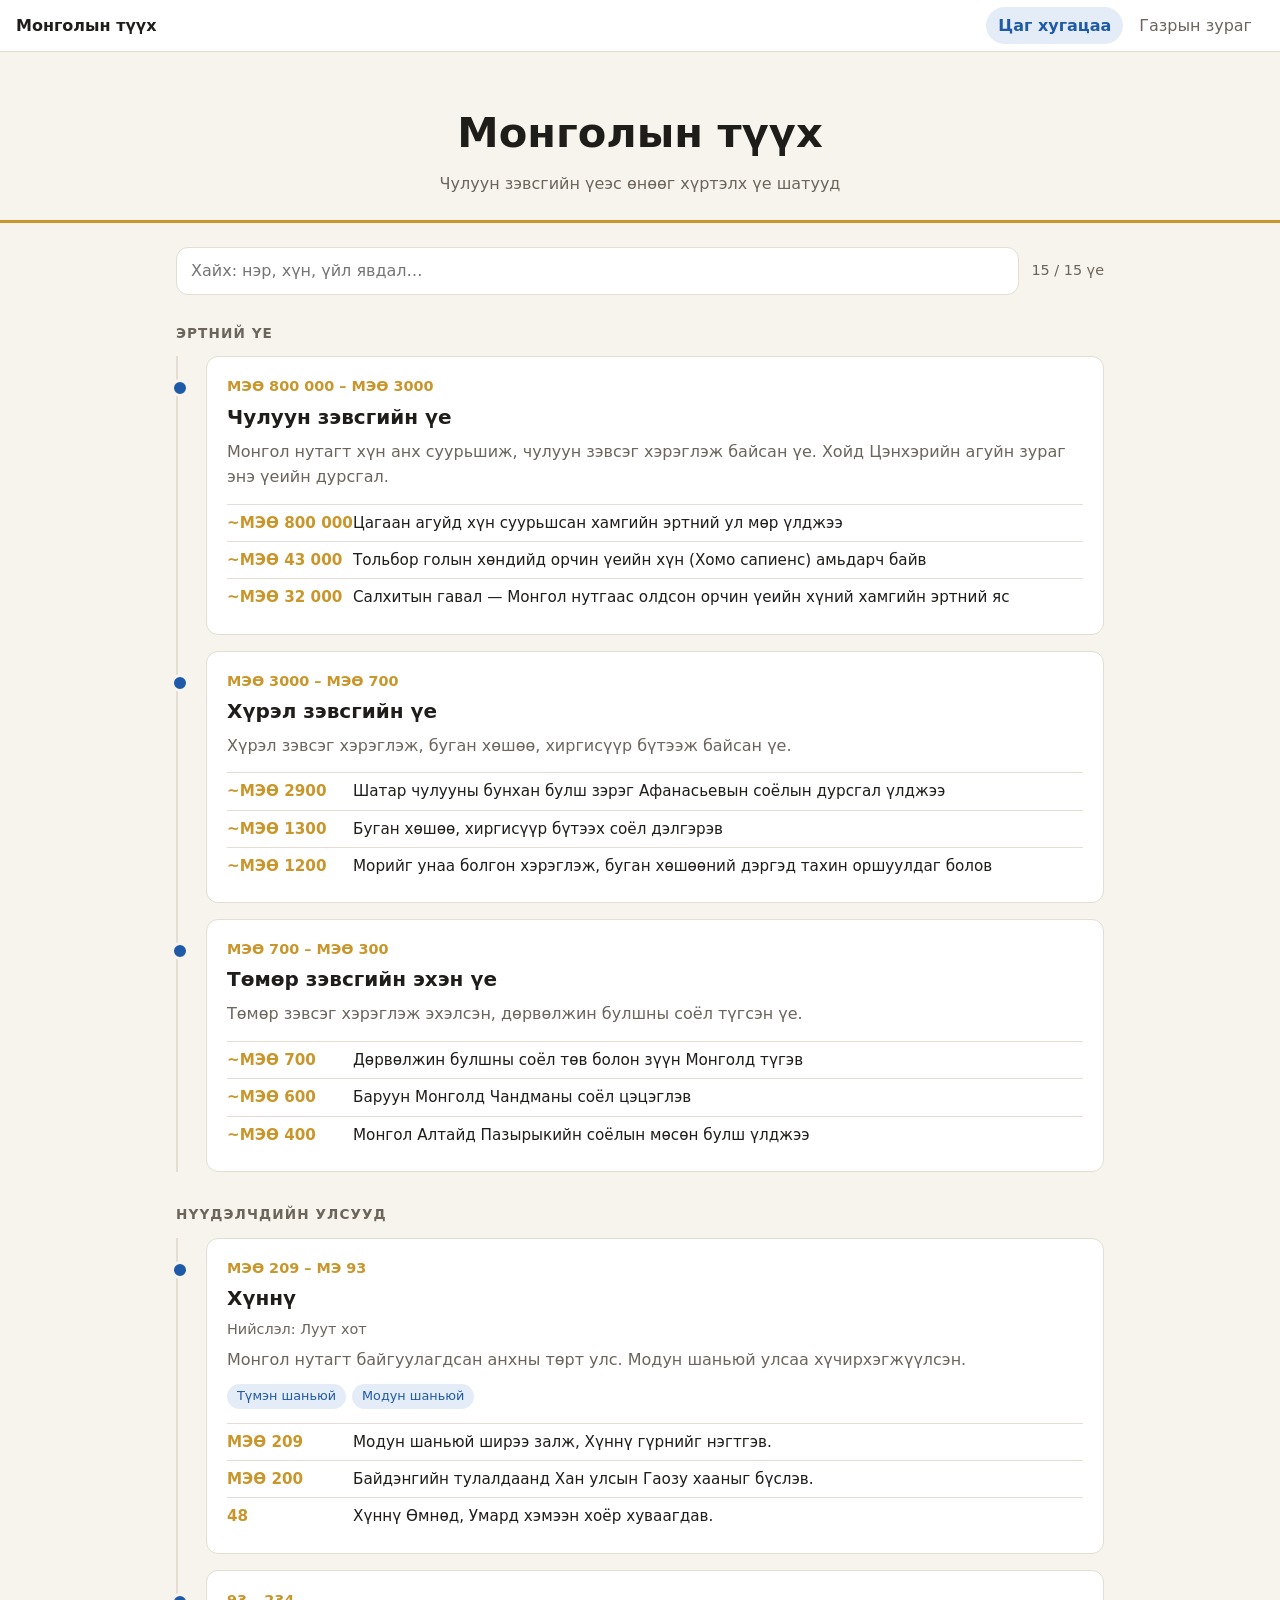
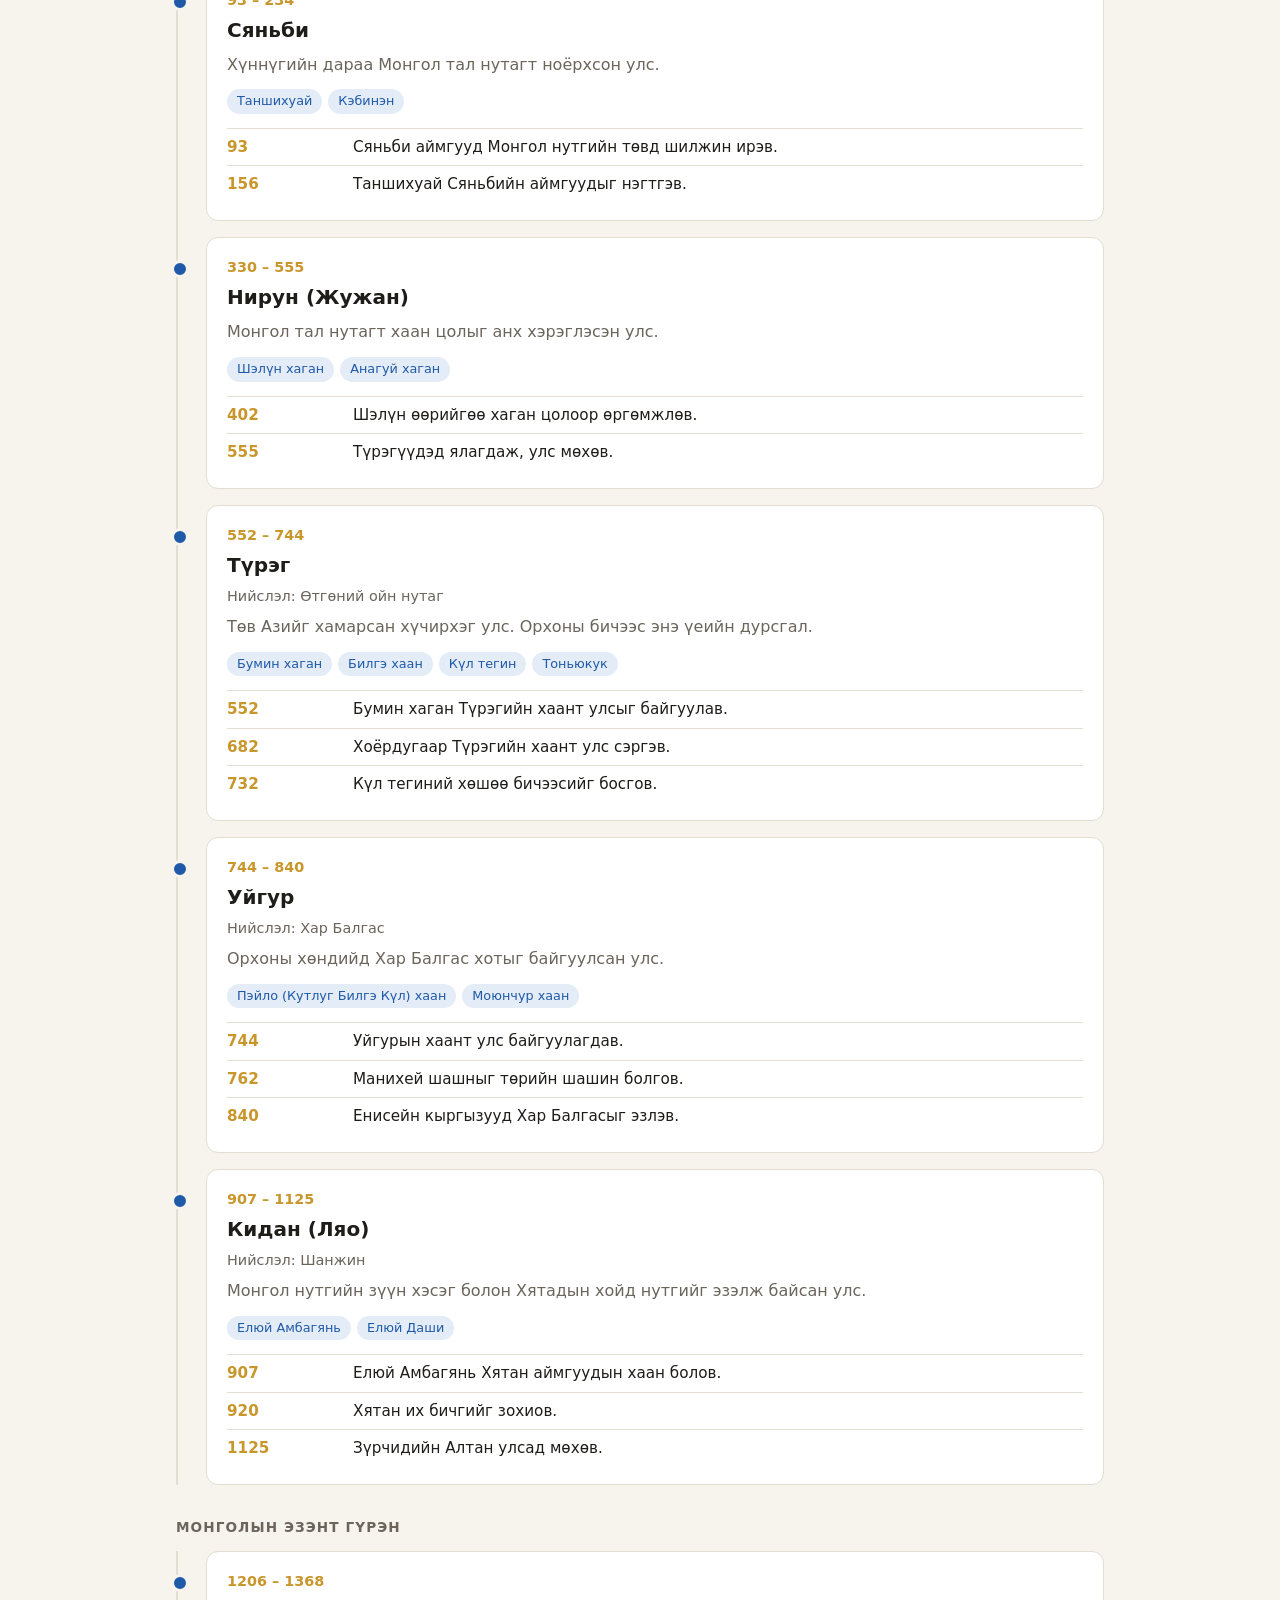
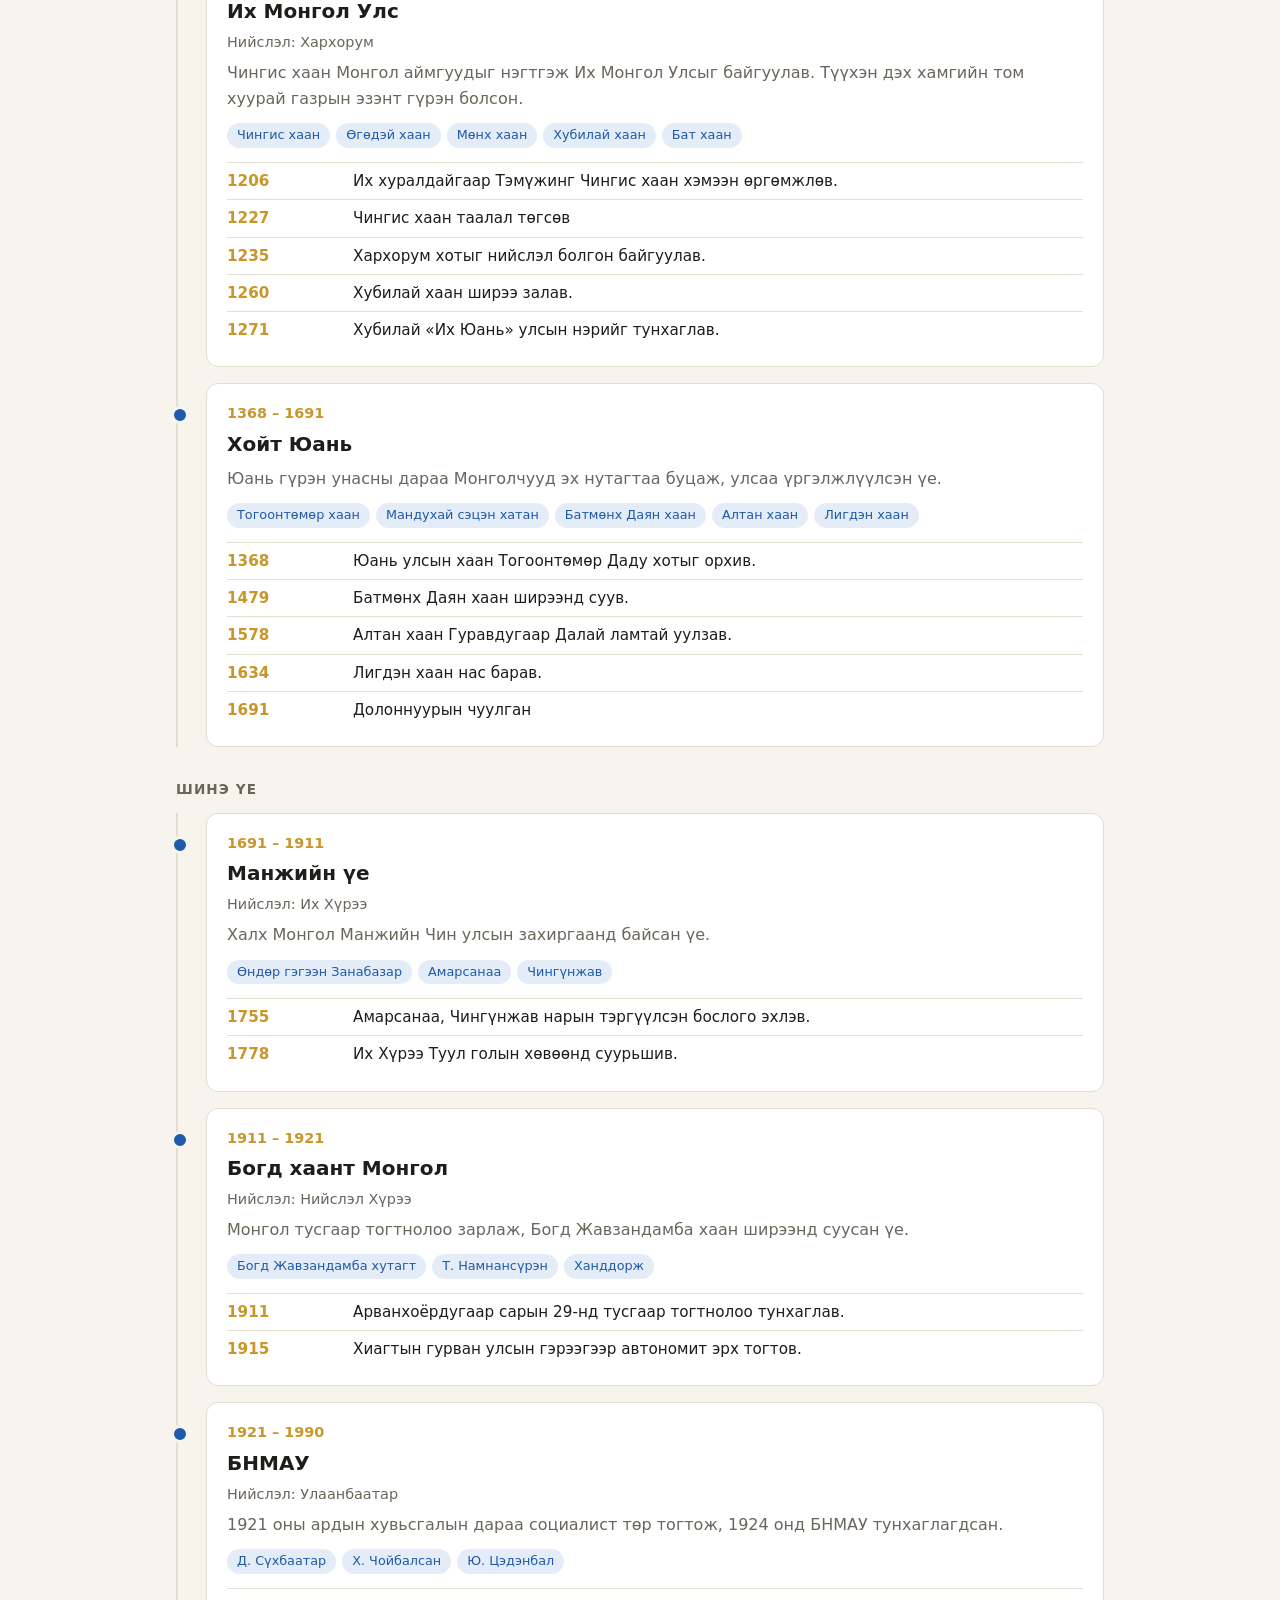
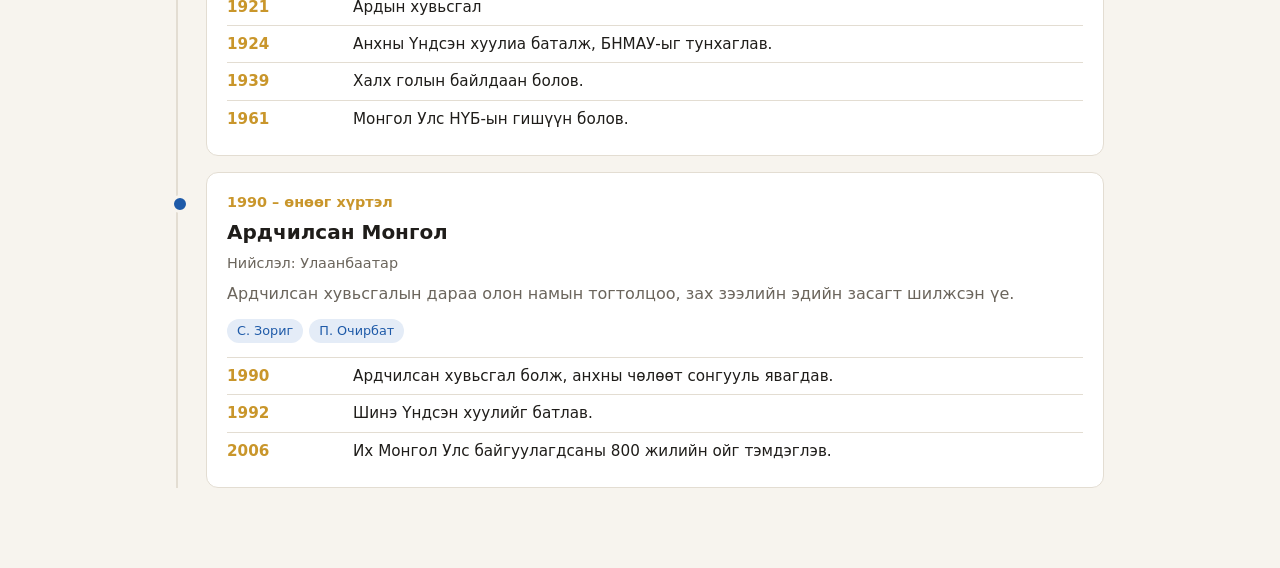
<file: index.html>
<!doctype html>
<html lang="mn">
<head>
  <meta charset="utf-8">
  <meta name="viewport" content="width=device-width, initial-scale=1">
  <title>Монголын түүх</title>
  <link rel="stylesheet" href="style.css">
</head>
<body>
  <nav class="topbar" aria-label="Үндсэн цэс">
    <a class="brand" href="index.html">Монголын түүх</a>
    <div class="topbar-links">
      <a href="index.html" aria-current="page">Цаг хугацаа</a>
      <a href="map.html">Газрын зураг</a>
    </div>
  </nav>

  <header class="site-header">
    <h1>Монголын түүх</h1>
    <p class="lede">Чулуун зэвсгийн үеэс өнөөг хүртэлх үе шатууд</p>
  </header>

  <main>
    <div class="controls">
      <input id="search" type="search" placeholder="Хайх: нэр, хүн, үйл явдал…" aria-label="Хайх">
      <span id="count" class="count"></span>
    </div>

    <div id="timeline" class="timeline" aria-live="polite"></div>
    <p id="status" class="status"></p>
  </main>

  <script src="common.js"></script>
  <script src="script.js"></script>
</body>
</html>
</file>
<file: style.css>
:root {
  --bg: #f7f4ee;
  --surface: #ffffff;
  --text: #1f1d1a;
  --muted: #6b655c;
  --border: #e3ddd2;
  --accent: #1e5aa8;
  --accent-soft: #e4ecf7;
  --gold: #c9962b;
  --sea: #dfe7ee;
  --land: #fbfaf7;
  --radius: 12px;
}

@media (prefers-color-scheme: dark) {
  :root {
    --bg: #15171b;
    --surface: #1e2127;
    --text: #ece8e1;
    --muted: #9a958c;
    --border: #2e323a;
    --accent: #6ea1e8;
    --accent-soft: #233348;
    --gold: #e0b357;
    --sea: #11161d;
    --land: #262a31;
  }
}

* { box-sizing: border-box; }

body {
  margin: 0;
  background: var(--bg);
  color: var(--text);
  font: 16px/1.6 system-ui, -apple-system, "Segoe UI", Roboto, sans-serif;
}

.site-header {
  padding: 48px 16px 24px;
  text-align: center;
  border-bottom: 3px solid var(--gold);
}
.site-header h1 { margin: 0; font-size: clamp(1.8rem, 5vw, 2.6rem); }
.lede { margin: 4px 0 0; color: var(--muted); }

main { max-width: 960px; margin: 0 auto; padding: 24px 16px 64px; }

.controls { display: flex; gap: 12px; align-items: center; flex-wrap: wrap; }
#search {
  flex: 1 1 260px;
  padding: 10px 14px;
  font: inherit;
  color: var(--text);
  background: var(--surface);
  border: 1px solid var(--border);
  border-radius: var(--radius);
}
#search:focus { outline: 2px solid var(--accent); outline-offset: 1px; }
.count { color: var(--muted); font-size: 0.9rem; }

/* Vertical timeline: a line down the left with a dot for each era */
.timeline { margin-top: 28px; }

.group h2 {
  margin: 32px 0 12px;
  font-size: 0.85rem;
  letter-spacing: 0.08em;
  text-transform: uppercase;
  color: var(--muted);
}
.group:first-child h2 { margin-top: 0; }

.line {
  list-style: none;
  margin: 0;
  padding: 0 0 0 28px;
  border-left: 2px solid var(--border);
}

.era {
  position: relative;
  margin-bottom: 16px;
  padding: 18px 20px;
  background: var(--surface);
  border: 1px solid var(--border);
  border-radius: var(--radius);
  scroll-margin-top: 68px; /* clears the sticky top bar */
}
.era:last-child { margin-bottom: 0; }
.era::before {
  content: "";
  position: absolute;
  top: 22px;
  left: -36px;
  width: 12px;
  height: 12px;
  background: var(--accent);
  border: 3px solid var(--bg);
  border-radius: 50%;
}
.era .years { color: var(--gold); font-weight: 600; font-size: 0.9rem; }
.era h3 { margin: 2px 0 4px; font-size: 1.25rem; }
.era p { margin: 6px 0 0; color: var(--muted); }

.tags { display: flex; flex-wrap: wrap; gap: 6px; margin-top: 12px; }
.tag {
  padding: 2px 10px;
  font-size: 0.8rem;
  background: var(--accent-soft);
  color: var(--accent);
  border-radius: 999px;
}

.status { color: var(--muted); text-align: center; }
.meta { color: var(--muted); font-size: 0.9rem; }

.events { list-style: none; margin: 14px 0 0; padding: 0; }
.events li {
  display: grid;
  grid-template-columns: 7.5em 1fr;
  gap: 12px;
  padding: 6px 0;
  border-top: 1px solid var(--border);
  font-size: 0.95rem;
}
.events .y { color: var(--gold); font-weight: 600; white-space: nowrap; }
.events li > span:last-child { min-width: 0; overflow-wrap: anywhere; } /* long words like "Арванхоёрдугаар" on narrow phones */

mark { background: var(--gold); color: #1f1d1a; border-radius: 3px; padding: 0 2px; }

/* Top navigation bar, shared by every page */
.topbar {
  position: sticky;
  top: 0;
  z-index: 10;
  display: flex;
  align-items: center;
  justify-content: space-between;
  gap: 12px;
  padding: 0 16px;
  min-height: 52px;
  background: var(--surface);
  border-bottom: 1px solid var(--border);
}
.brand { font-weight: 700; color: var(--text); text-decoration: none; white-space: nowrap; }
.topbar-links { display: flex; gap: 4px; }
.topbar-links a {
  padding: 6px 12px;
  color: var(--muted);
  text-decoration: none;
  white-space: nowrap;
  border-radius: 999px;
}
.topbar-links a:hover { color: var(--text); background: var(--accent-soft); }
.topbar-links a[aria-current="page"] { color: var(--accent); background: var(--accent-soft); font-weight: 600; }
.topbar a:focus-visible { outline: 2px solid var(--accent); outline-offset: 2px; }

/* On narrow phones the page title already says the site name */
@media (max-width: 420px) {
  .brand { display: none; }
  .topbar { justify-content: center; }
}

/* Map page */
.notice {
  margin: 0 0 20px;
  padding: 12px 16px;
  font-size: 0.9rem;
  background: var(--surface);
  border: 1px solid var(--border);
  border-left: 4px solid var(--gold);
  border-radius: var(--radius);
}

.slider label { display: block; font-weight: 600; margin-bottom: 6px; }
.slider input { width: 100%; accent-color: var(--accent); }
.slider-ends { display: flex; justify-content: space-between; color: var(--muted); font-size: 0.85rem; }

.map {
  height: min(60vh, 520px);
  margin-top: 16px;
  border: 1px solid var(--border);
  border-radius: var(--radius);
  background: var(--sea);
  isolation: isolate; /* keeps Leaflet's z-indexes from rising above the top bar */
}

.land { fill: var(--land); }
.lake { fill: var(--sea); }
.border.main { stroke: var(--accent); fill: var(--accent); }
.border.vassal { stroke: var(--gold); fill: var(--gold); }

.leaflet-tooltip.map-label {
  padding: 0;
  font: 600 0.85rem/1.2 system-ui, -apple-system, "Segoe UI", Roboto, sans-serif;
  color: var(--text);
  background: none;
  border: 0;
  box-shadow: none;
  text-shadow: 0 0 3px var(--bg), 0 0 3px var(--bg), 0 0 3px var(--bg);
}

.era-info {
  margin-top: 16px;
  padding: 18px 20px;
  background: var(--surface);
  border: 1px solid var(--border);
  border-radius: var(--radius);
}
.era-info .years { color: var(--gold); font-weight: 600; font-size: 0.9rem; }
.era-info h2 { margin: 2px 0 6px; font-size: 1.3rem; }
.era-info p { margin: 6px 0 0; }
.era-info .meta { margin-top: 10px; }

/* Leaflet's own controls follow the page theme */
.leaflet-container { font: inherit; }
.leaflet-bar a, .leaflet-bar a:hover { color: var(--text); background: var(--surface); border-color: var(--border); }
.leaflet-control-attribution.leaflet-control { font-size: 0.7rem; color: var(--muted); background: color-mix(in srgb, var(--surface) 85%, transparent); }
.leaflet-control-attribution a { color: var(--accent); }
</file>
